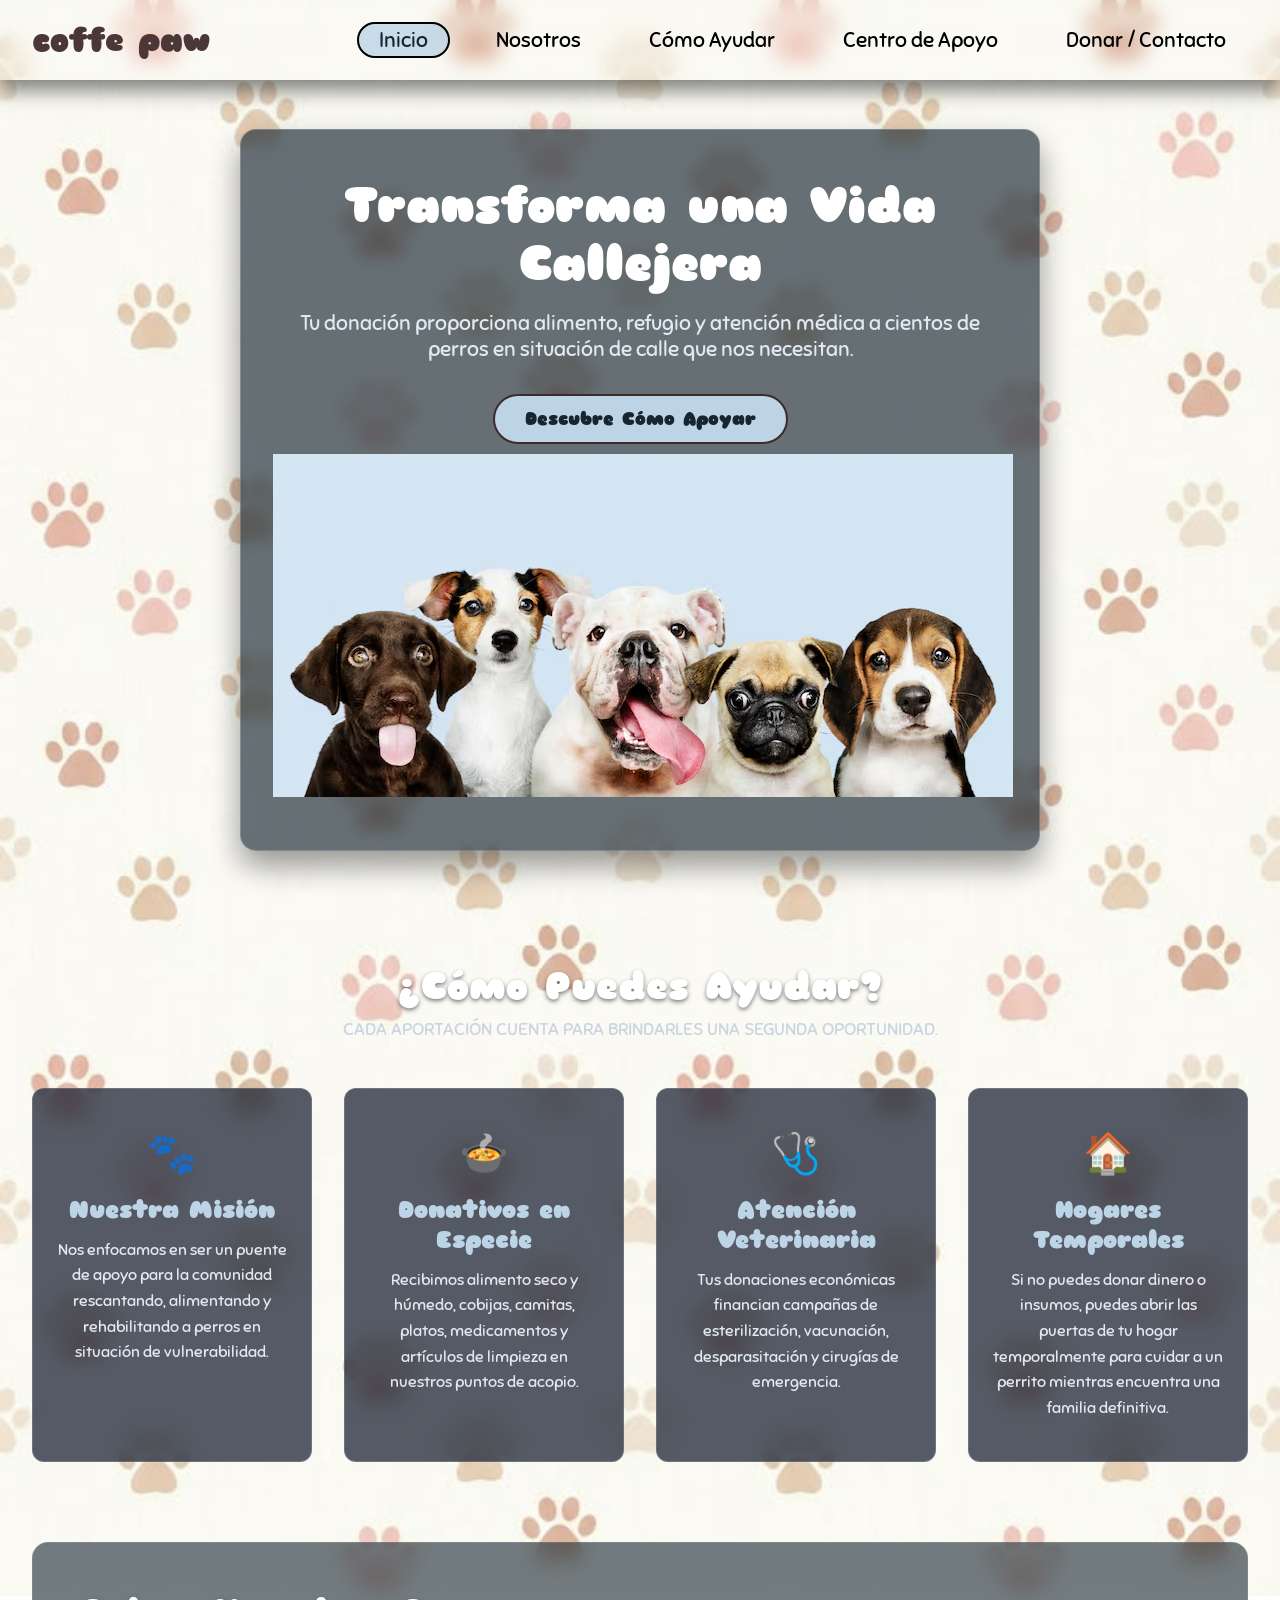
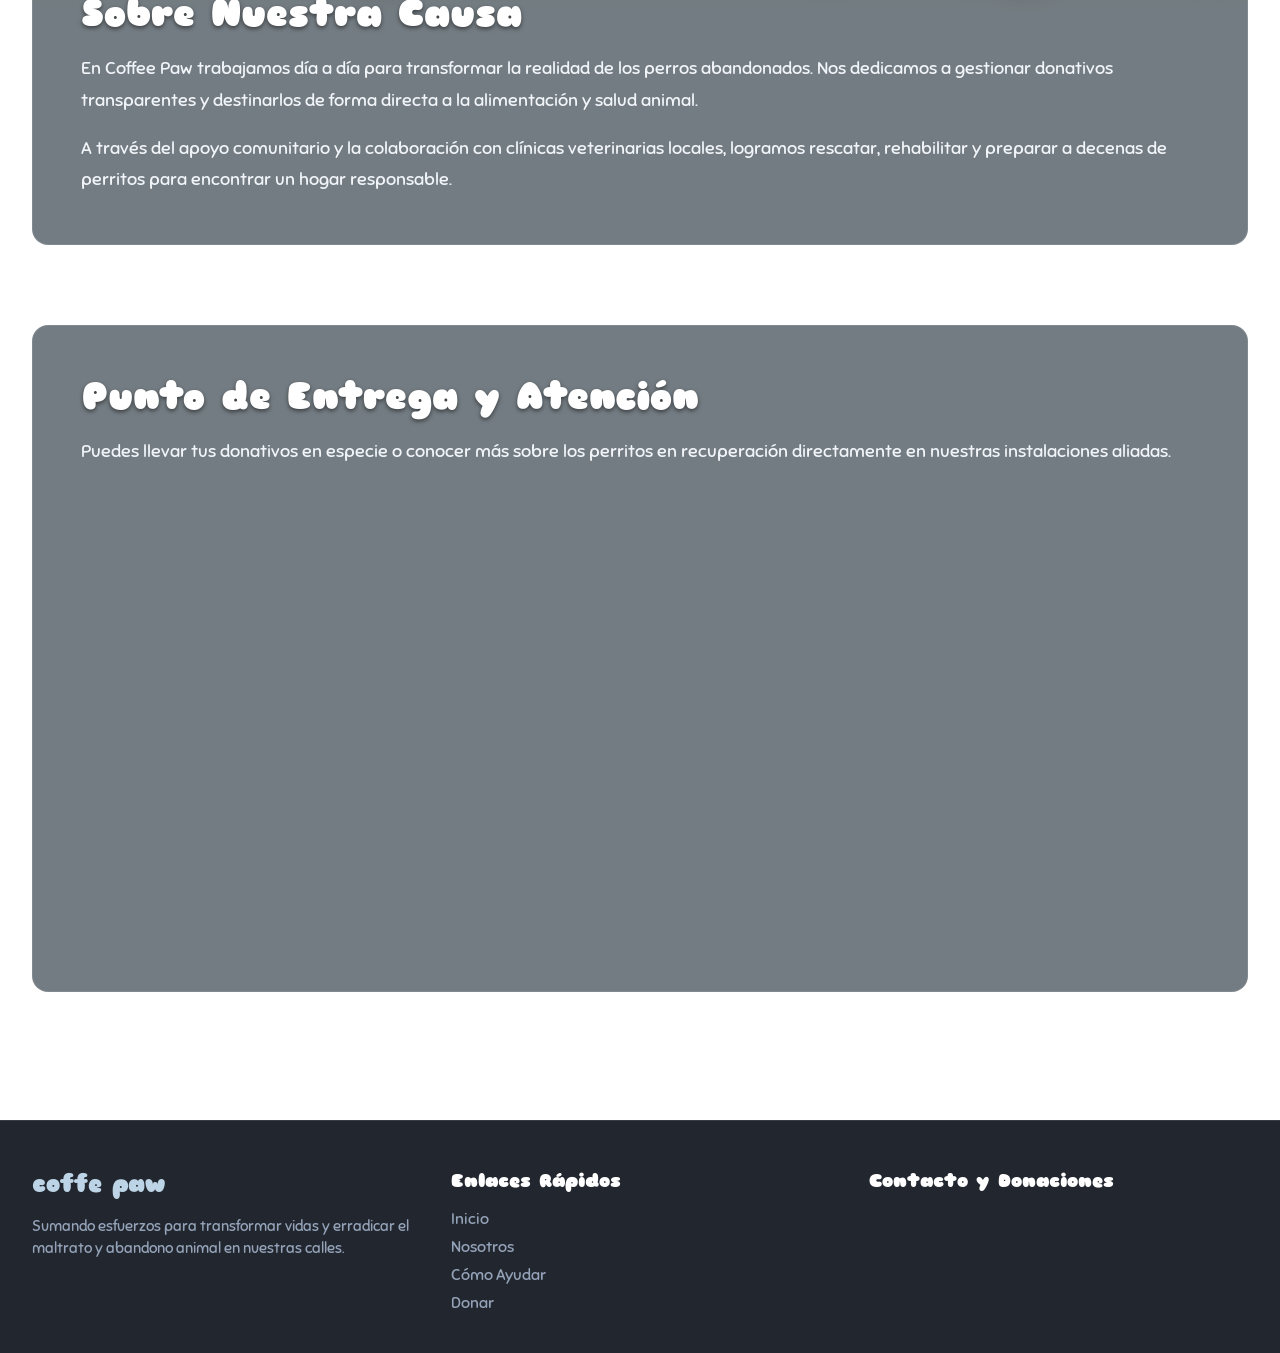
<file: index.html>
<!DOCTYPE html>
<html lang="es">
<head>
    <meta charset="UTF-8">
    <meta name="viewport" content="width=device-width, initial-scale=1.0">
    <title>Coffee Paw - Donativos para Perros en Situación de Calle</title>

    <!-- Enlaces para la nueva tipografía Sniglet -->
    <link rel="preconnect" href="https://fonts.googleapis.com">
    <link rel="preconnect" href="https://fonts.gstatic.com" crossorigin>
    <link href="https://fonts.googleapis.com/css2?family=Sniglet&display=swap" rel="stylesheet">

    <!-- Enlace a la hoja de estilos CSS general -->
    <link rel="stylesheet" href="style.css">
</head>
<body>
    <meta name="viewport" content="width=device-width, initial-scale=1.0">

    <!-- ==========================================
         HEADER / ENCABEZADO
         ========================================== -->
    <header class="site-header">
        
        <!-- BARRA DE NAVEGACIÓN -->
        <nav class="navbar">
            <div class="navbar-container">
                <!-- Logotipo del sitio web -->
                <a href="index.html" class="navbar-logo">coffe paw</a>
                
                <!-- Botón de menú hamburguesa para dispositivos móviles -->
                <button class="navbar-toggle" aria-label="Abrir menú">
                    <span class="bar"></span>
                    <span class="bar"></span>
                    <span class="bar"></span>
                </button>

                <!-- Menú principal con enlaces de navegación -->
                <ul class="navbar-menu">
                    <li> <a href="#" class="active"> Inicio </a> </li>
                    <li> <a href="#about"> Nosotros </a> </li>
                    <li> <a href="#services"> Cómo Ayudar </a> </li>
                    <li> <a href="#blog"> Centro de Apoyo </a> </li>
                   <li> <a href="Donativos.html"> Donar / Contacto </a> </li>
</ul>
            </div>
        </nav>

        <!-- SECCIÓN HERO -->
        <div class="hero-container">
            <div class="hero-content">
                <h1 class="hero-title">Transforma una Vida Callejera</h1>
                <p class="hero-subtitle">Tu donación proporciona alimento, refugio y atención médica a cientos de perros en situación de calle que nos necesitan.</p>
                <a href="#services" class="hero-btn">Descubre Cómo Apoyar</a>
                <div class="imagen_bienvenida">
                    <img src="perros felices.avif" alt="Perros felices rescatados" style="margin-top: 10px;">
                </div>
            </div>
        </div>

    </header>


    <!-- ==========================================
         MAIN / CONTENIDO PRINCIPAL
         ========================================== -->
    <main class="main-content">

        <!-- SECCIÓN DE FORMAS DE APORTE -->
        <section id="services" class="content-section">
            <div class="section-header">
                <h2 class="section-title">¿Cómo Puedes Ayudar?</h2>
                <p class="section-description">CADA APORTACIÓN CUENTA PARA BRINDARLES UNA SEGUNDA OPORTUNIDAD.</p>
            </div>

            <div class="cards-grid">
                <!-- Tarjeta 1 -->
                <article class="card">
                    <div class="card-icon">🐾</div>
                    <h3 class="card-title">Nuestra Misión</h3>
                    <p class="card-text">Nos enfocamos en ser un puente de apoyo para la comunidad rescantando, alimentando y rehabilitando a perros en situación de vulnerabilidad.</p>
                   
                </article>

                <!-- Tarjeta 2 -->
                <article class="card">
                    <div class="card-icon">🍲</div>
                    <h3 class="card-title">Donativos en Especie</h3>
                    <p class="card-text">Recibimos alimento seco y húmedo, cobijas, camitas, platos, medicamentos y artículos de limpieza en nuestros puntos de acopio.</p>
                </article>

                <!-- Tarjeta 3 -->
                <article class="card">
                    <div class="card-icon">🩺</div>
                    <h3 class="card-title">Atención Veterinaria</h3>
                    <p class="card-text">Tus donaciones económicas financian campañas de esterilización, vacunación, desparasitación y cirugías de emergencia.</p>
                </article>

                <!-- Tarjeta 4 -->
                <article class="card">
                    <div class="card-icon">🏠</div>
                    <h3 class="card-title">Hogares Temporales</h3>
                    <p class="card-text">Si no puedes donar dinero o insumos, puedes abrir las puertas de tu hogar temporalmente para cuidar a un perrito mientras encuentra una familia definitiva.</p>
                </article>
            </div>
        </section>

        <!-- SECCIÓN "ACERCA DE" -->
        <section id="about" class="content-section about-section">
            <div class="about-container">
                <div class="about-text">
                    <h2 class="section-title">Sobre Nuestra Causa</h2>
                    <p>En Coffee Paw trabajamos día a día para transformar la realidad de los perros abandonados. Nos dedicamos a gestionar donativos transparentes y destinarlos de forma directa a la alimentación y salud animal.</p>
                    <p>A través del apoyo comunitario y la colaboración con clínicas veterinarias locales, logramos rescatar, rehabilitar y preparar a decenas de perritos para encontrar un hogar responsable.</p>
                </div>
            </div>
        </section>

        <!-- SECCIÓN UBICACIÓN / VETERINARIA -->
        <section id="blog" class="content-section about-section">
            <div class="about-container">
                <div class="about-text">
                    <h2 class="section-title">Punto de Entrega y Atención</h2>
                    <p>Puedes llevar tus donativos en especie o conocer más sobre los perritos en recuperación directamente en nuestras instalaciones aliadas.</p>
                    <div style="text-align: center; margin-top: 20px;">
                        <iframe src="https://www.google.com/maps/embed?pb=!1m18!1m12!1m3!1d14780.100398446568!2d-101.02815941284179!3d22.163116600000002!2m3!1f0!2f0!3f0!3m2!1i1024!2i768!4f13.1!3m3!1m2!1s0x842a9fb09b792913%3A0xb2459b1069e85021!2sVeterinaria%20Dr.%20Villela!5e0!3m2!1ses-419!2smx!4v1791229325912!5m2!1ses-419!2smx" width="600" height="450" style="border:0;" allowfullscreen="" loading="lazy" referrerpolicy="strict-origin-when-cross-origin"></iframe>
                    </div>
                </div>
            </div>
        </section>

    </main>


    <!-- ==========================================
         FOOTER / PIE DE PÁGINA
         ========================================== -->
    <footer id="contact" class="site-footer">
        <div class="footer-container">
            <div class="footer-col">
                <h4 class="footer-brand">coffe paw</h4>
                <p class="footer-desc">Sumando esfuerzos para transformar vidas y erradicar el maltrato y abandono animal en nuestras calles.</p>
            </div>

            <div class="footer-col">
                <h5 class="footer-heading">Enlaces Rápidos</h5>
                <ul class="footer-links">
                    <li><a href="#">Inicio</a></li>
                    <li><a href="#about">Nosotros</a></li>
                    <li><a href="#services">Cómo Ayudar</a></li>
                    <li><a href="#contact">Donar</a></li>
                </ul>
            </div>

            <div class="footer-col">
                <h5 class="footer-heading">Contacto y Donaciones</h5>
                <ul class="footer-links">
                    <li><a href="
</file>
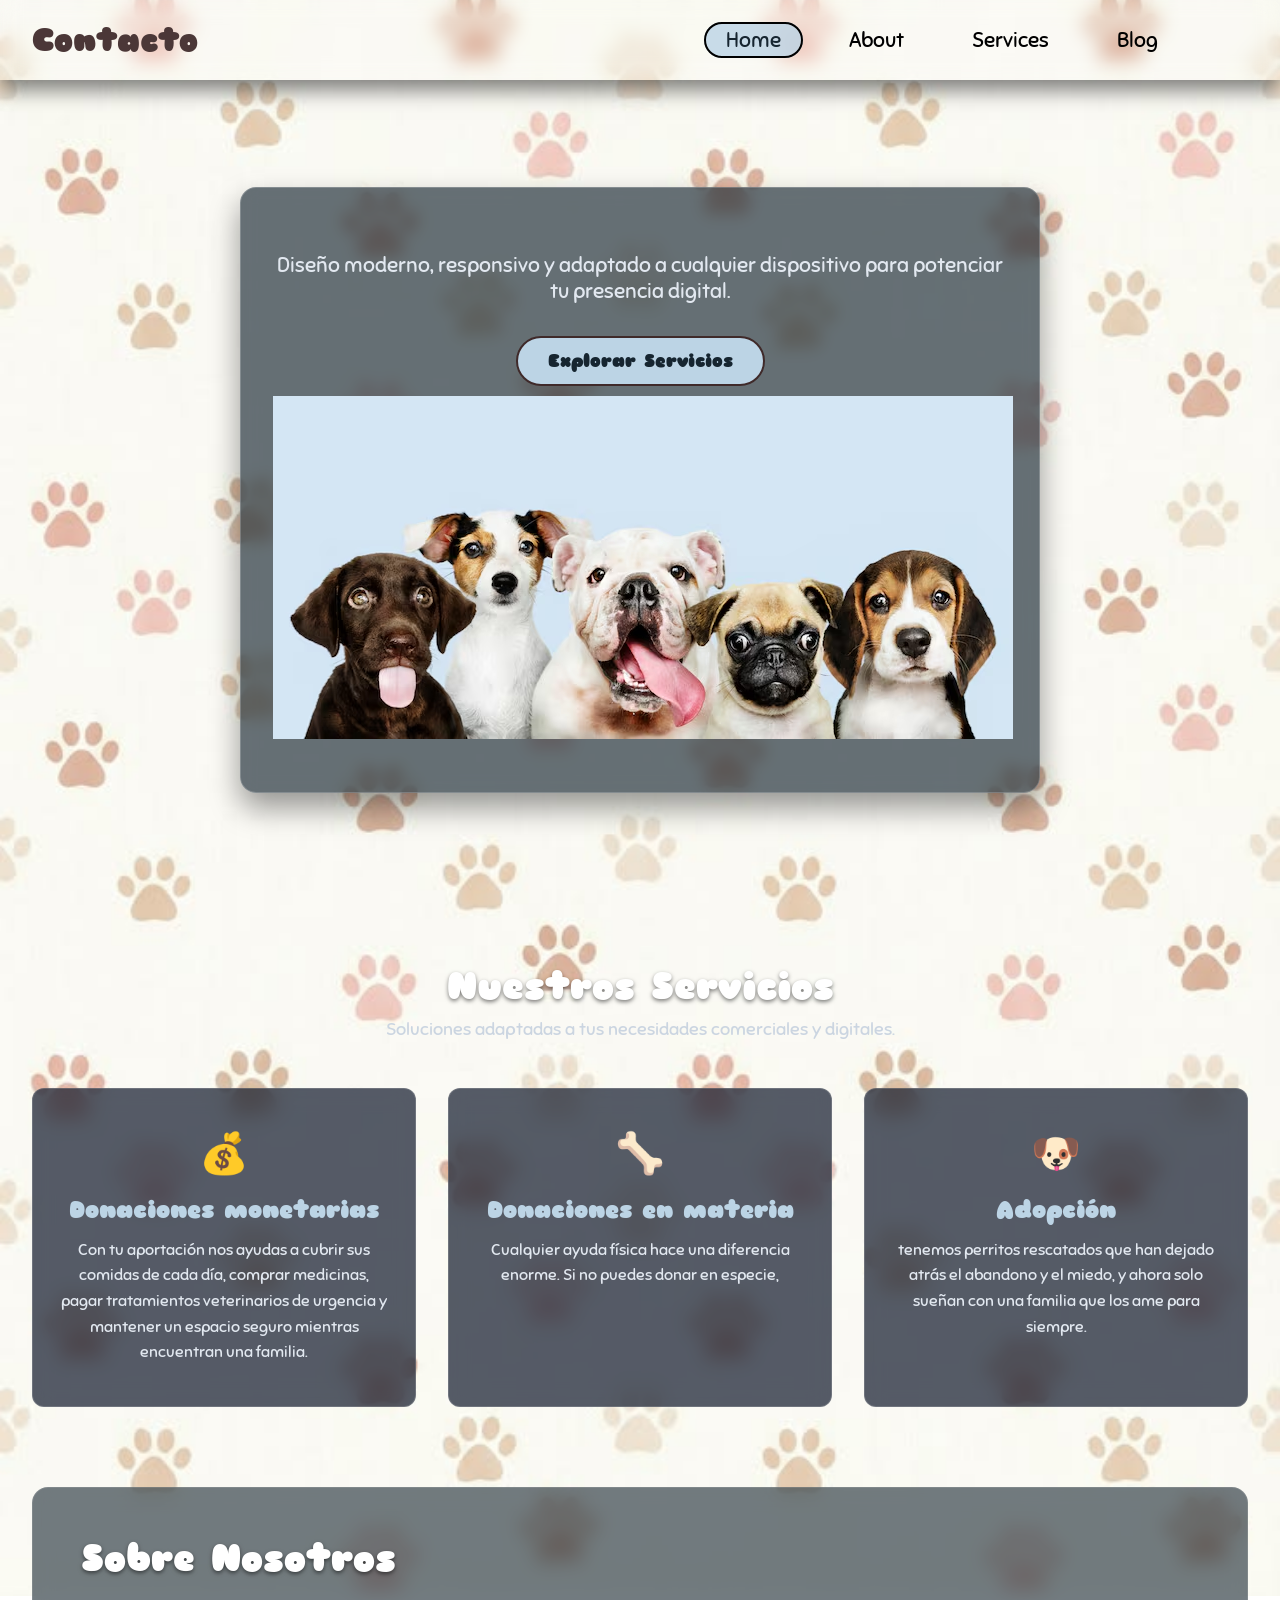
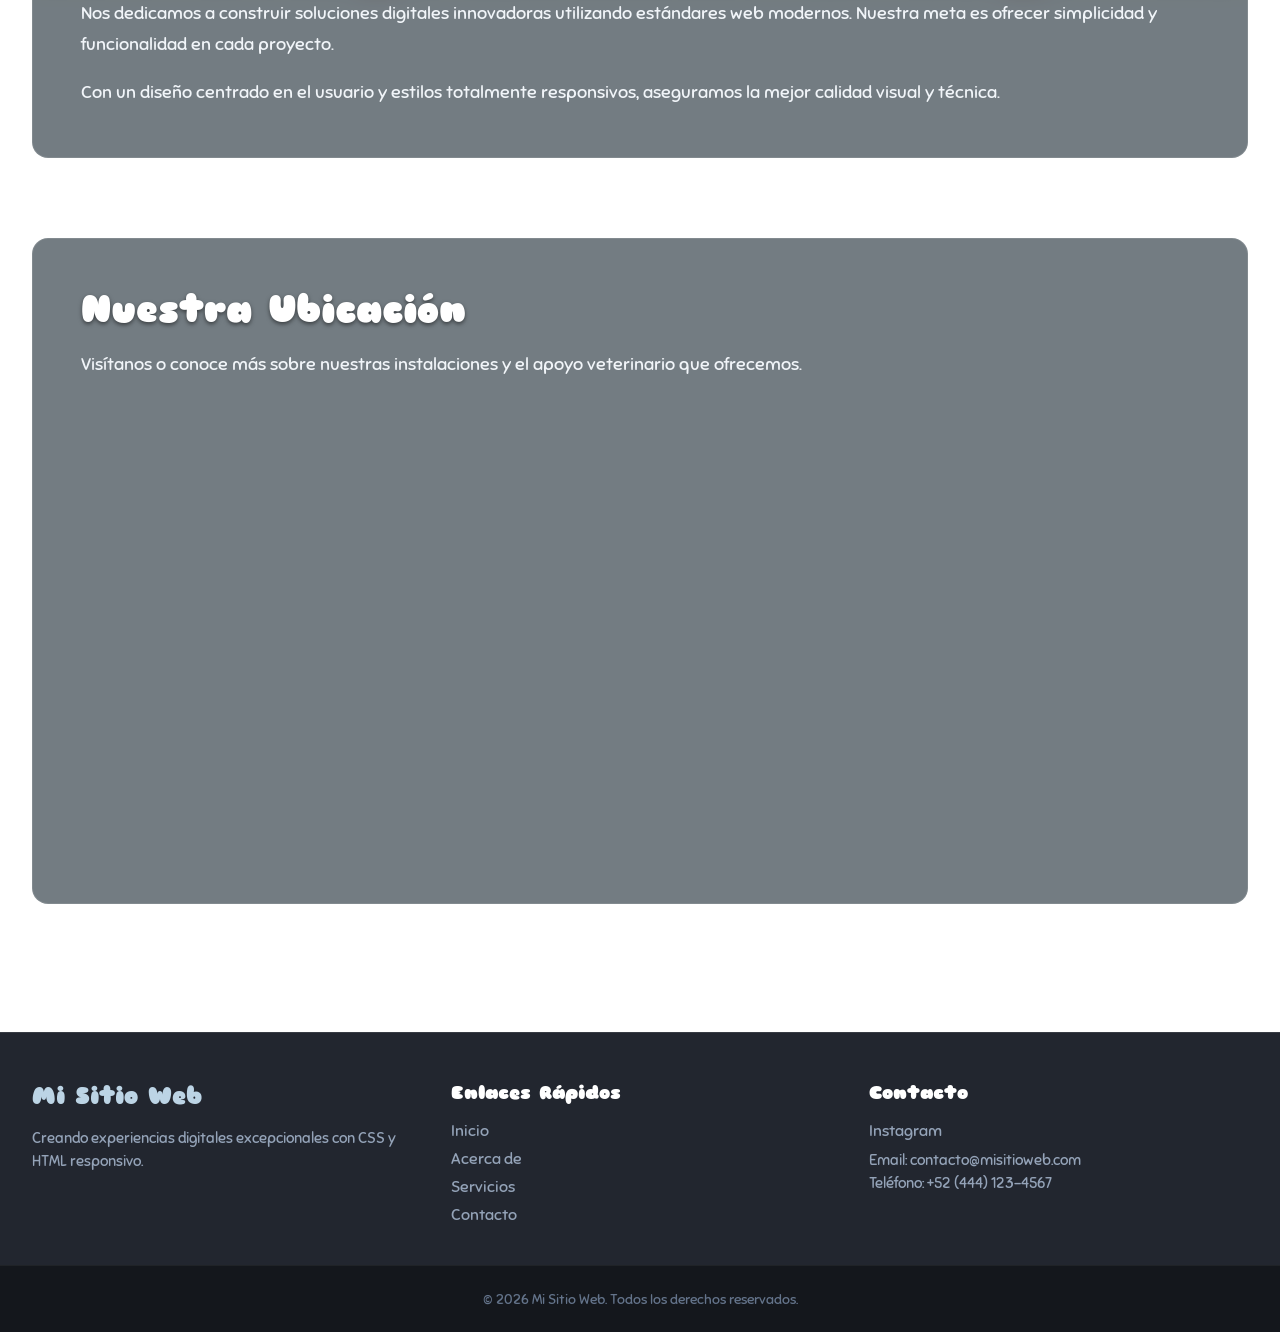
<file: contacto.html>
<!DOCTYPE html>
<html lang="es">
<head>
    <meta charset="UTF-8">
    <meta name="viewport" content="width=device-width, initial-scale=1.0">
    <title>Sitio Web Completo con Navegación Adaptativa</title>

    <!-- Enlaces para la nueva tipografía Sniglet -->
    <link rel="preconnect" href="https://fonts.googleapis.com">
    <link rel="preconnect" href="https://fonts.gstatic.com" crossorigin>
    <link href="https://fonts.googleapis.com/css2?family=Sniglet&display=swap" rel="stylesheet">

    <!-- Enlace a la hoja de estilos CSS general -->
    <link rel="stylesheet" href="style.css">
</head>
<body>
    <meta name="viewport" content="width=device-width, initial-scale=1.0">

    <!-- ==========================================
         HEADER / ENCABEZADO
         ========================================== -->
    <header class="site-header">
        
        <!-- BARRA DE NAVEGACIÓN -->
        <nav class="navbar">
            <div class="navbar-container">
                <!-- Logotipo del sitio web -->
                <a href="index.html" class="navbar-logo">Contacto</a>
                
                <!-- Botón de menú hamburguesa para dispositivos móviles -->
                <button class="navbar-toggle" aria-label="Abrir menú">
                    <span class="bar"></span>
                    <span class="bar"></span>
                    <span class="bar"></span>
                </button>

                <!-- Menú principal con enlaces de navegación -->
                <ul class="navbar-menu">
                    <li> <a href="#" class="active"> Home </a> </li>
                    <li> <a href="#about"> About </a> </li>
                    <li> <a href="#services"> Services </a> </li>
                    <li> <a href="#blog"> Blog </a> </li>
                    <li> <a href="#contact">  </a> </li>
                </ul>
            </div>
        </nav>

        <!-- SECCIÓN HERO -->
        <div class="hero-container">
            <div class="hero-content">
                <h1 class="hero-title"></h1>
                <p class="hero-subtitle">Diseño moderno, responsivo y adaptado a cualquier dispositivo para potenciar tu presencia digital.</p>
                <a href="#services" class="hero-btn">Explorar Servicios</a>
                <div class="imagen_bienvenida">
                    <img src="perros felices.avif" alt="Perros felices" style="margin-top: 10px;">
                </div>
            </div>
        </div>

    </header>


    <!-- ==========================================
         MAIN / CONTENIDO PRINCIPAL
         ========================================== -->
    <main class="main-content">

        <!-- SECCIÓN DE SERVICIOS -->
        <section id="services" class="content-section">
            <div class="section-header">
                <h2 class="section-title">Nuestros Servicios</h2>
                <p class="section-description">Soluciones adaptadas a tus necesidades comerciales y digitales.</p>
            </div>

            <div class="cards-grid">
                <!-- Tarjeta 1 -->
                <article class="card">
                    <div class="card-icon">💰</div>
                    <h3 class="card-title">Donaciones monetarias</h3>
                    <p class="card-text">Con tu aportación nos ayudas a cubrir sus comidas de cada día, comprar medicinas, pagar tratamientos veterinarios de urgencia y mantener un espacio seguro mientras encuentran una familia.</p>
                    <div class="imagen_perro_triste">
                    
                    </div> 
                </article>

                <!-- Tarjeta 2 -->
                <article class="card">
                    <div class="card-icon">🦴</div>
                    <h3 class="card-title">Donaciones en materia</h3>
                    <p class="card-text">Cualquier ayuda física hace una diferencia enorme. Si no puedes donar en especie,</p>
                </article>

                <!-- Tarjeta 3 -->
                <article class="card">
                    <div class="card-icon">🐶</div>
                    <h3 class="card-title">Adopción</h3>
                    <p class="card-text">tenemos perritos rescatados que han dejado atrás el abandono y el miedo, y ahora solo sueñan con una familia que los ame para siempre.</p>
                </article>
            </div>
        </section>

        <!-- SECCIÓN "ACERCA DE" -->
        <section id="about" class="content-section about-section">
            <div class="about-container">
                <div class="about-text">
                    <h2 class="section-title">Sobre Nosotros</h2>
                    <p>Nos dedicamos a construir soluciones digitales innovadoras utilizando estándares web modernos. Nuestra meta es ofrecer simplicidad y funcionalidad en cada proyecto.</p>
                    <p>Con un diseño centrado en el usuario y estilos totalmente responsivos, aseguramos la mejor calidad visual y técnica.</p>
                </div>
            </div>
        </section>

        <!-- SECCIÓN BLOG / UBICACIÓN -->
        <section id="blog" class="content-section about-section">
            <div class="about-container">
                <div class="about-text">
                    <h2 class="section-title">Nuestra Ubicación</h2>
                    <p>Visítanos o conoce más sobre nuestras instalaciones y el apoyo veterinario que ofrecemos.</p>
                    <div style="text-align: center; margin-top: 20px;">
                        <iframe src="https://www.google.com/maps/embed?pb=!1m18!1m12!1m3!1d14780.100398446568!2d-101.02815941284179!3d22.163116600000002!2m3!1f0!2f0!3f0!3m2!1i1024!2i768!4f13.1!3m3!1m2!1s0x842a9fb09b792913%3A0xb2459b1069e85021!2sVeterinaria%20Dr.%20Villela!5e0!3m2!1ses-419!2smx!4v1791229325912!5m2!1ses-419!2smx" width="600" height="450" style="border:0;" allowfullscreen="" loading="lazy" referrerpolicy="strict-origin-when-cross-origin"></iframe>
                    </div>
                </div>
            </div>
        </section>

    </main>


    <!-- ==========================================
         FOOTER / PIE DE PÁGINA
         ========================================== -->
    <footer id="contact" class="site-footer">
        <div class="footer-container">
            <div class="footer-col">
                <h4 class="footer-brand">Mi Sitio Web</h4>
                <p class="footer-desc">Creando experiencias digitales excepcionales con CSS y HTML responsivo.</p>
            </div>

            <div class="footer-col">
                <h5 class="footer-heading">Enlaces Rápidos</h5>
                <ul class="footer-links">
                    <li><a href="#">Inicio</a></li>
                    <li><a href="#about">Acerca de</a></li>
                    <li><a href="#services">Servicios</a></li>
                    <li><a href="contacto.html">Contacto</a></li>
                </ul>
            </div>

            <div class="footer-col">
                <h5 class="footer-heading">Contacto</h5>
                <ul class="footer-links">
                    <li><a href="https://www.instagram.com/popular/dr-villela-veterinario/" target="_blank">Instagram</a></li>
                </ul>
                <p>Email: contacto@misitioweb.com</p>
                <p>Teléfono: +52 (444) 123-4567</p>
            </div>
        </div>

        <div class="footer-bottom">
            <p>&copy; 2026 Mi Sitio Web. Todos los derechos reservados.</p>
        </div>
    </footer>

    <!-- Script de control del menú móvil -->
    <script src="script.js"></script>
</body>
</html>
</file>
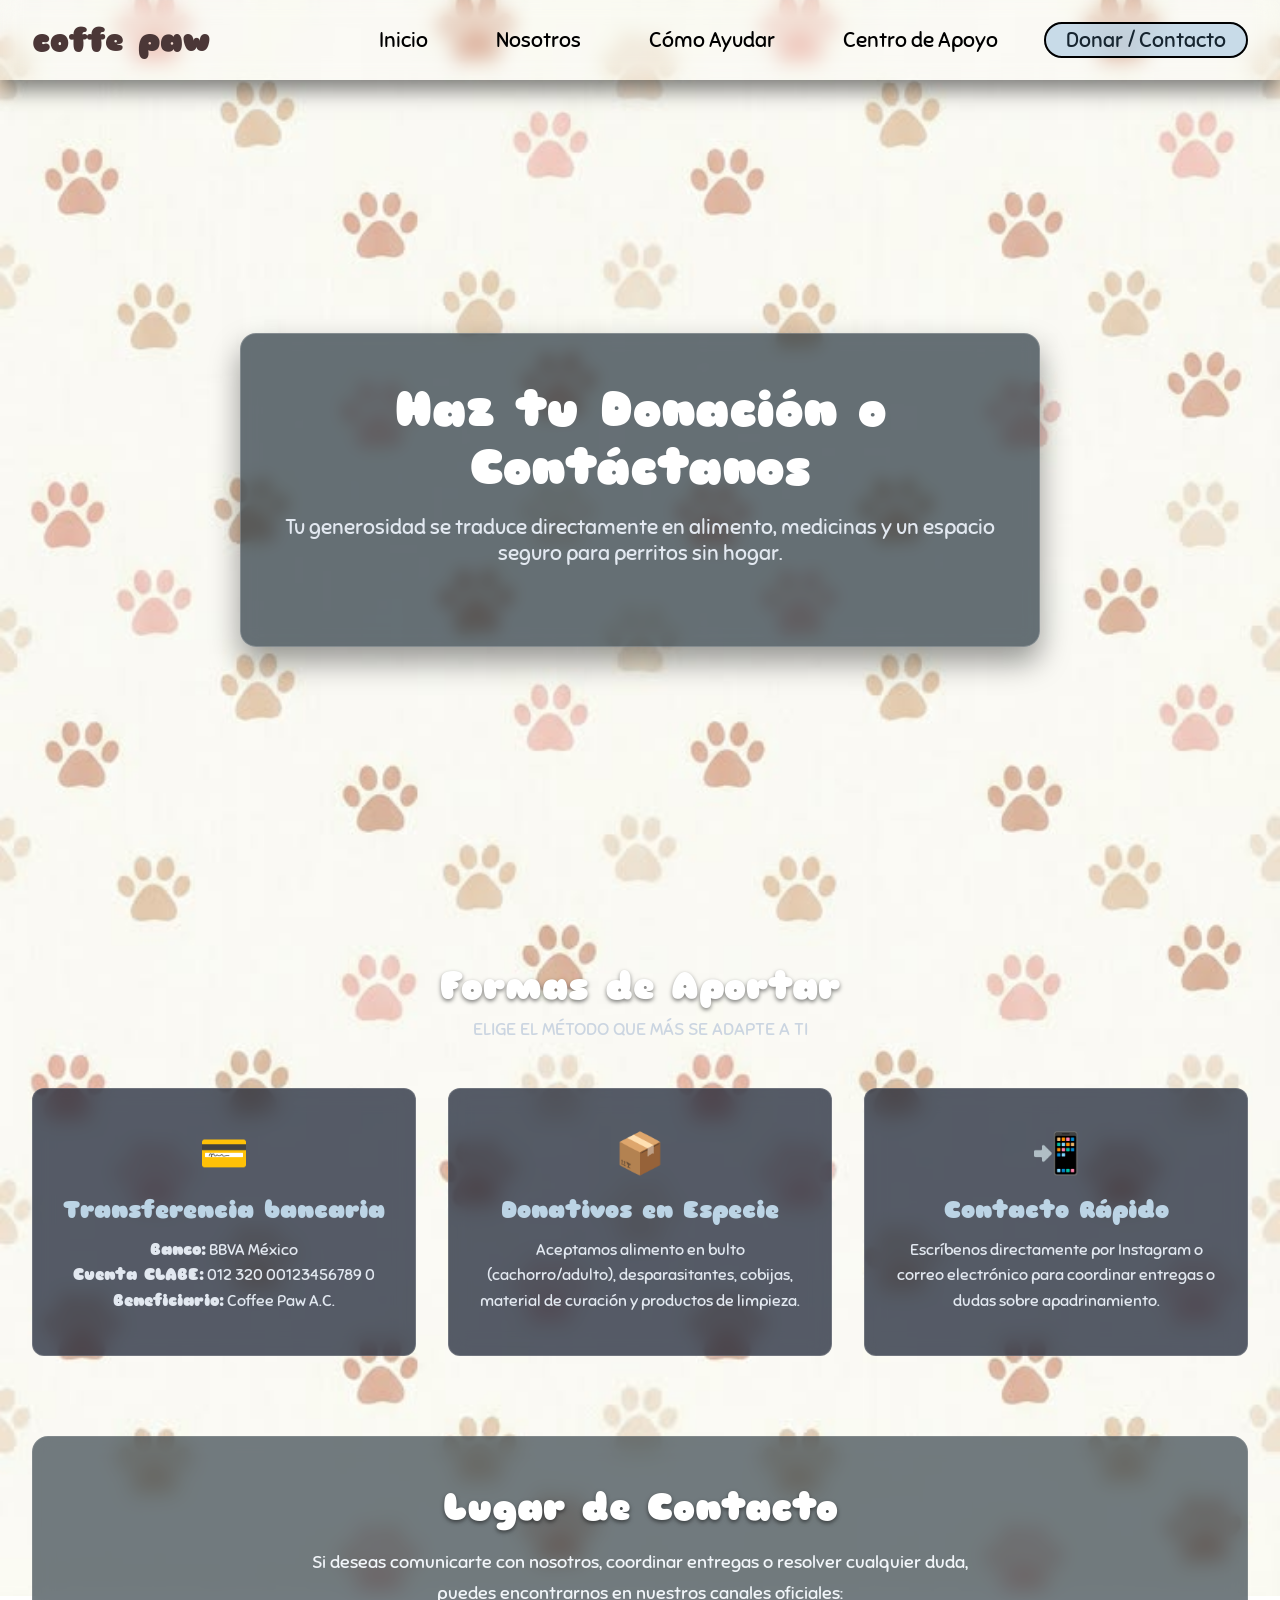
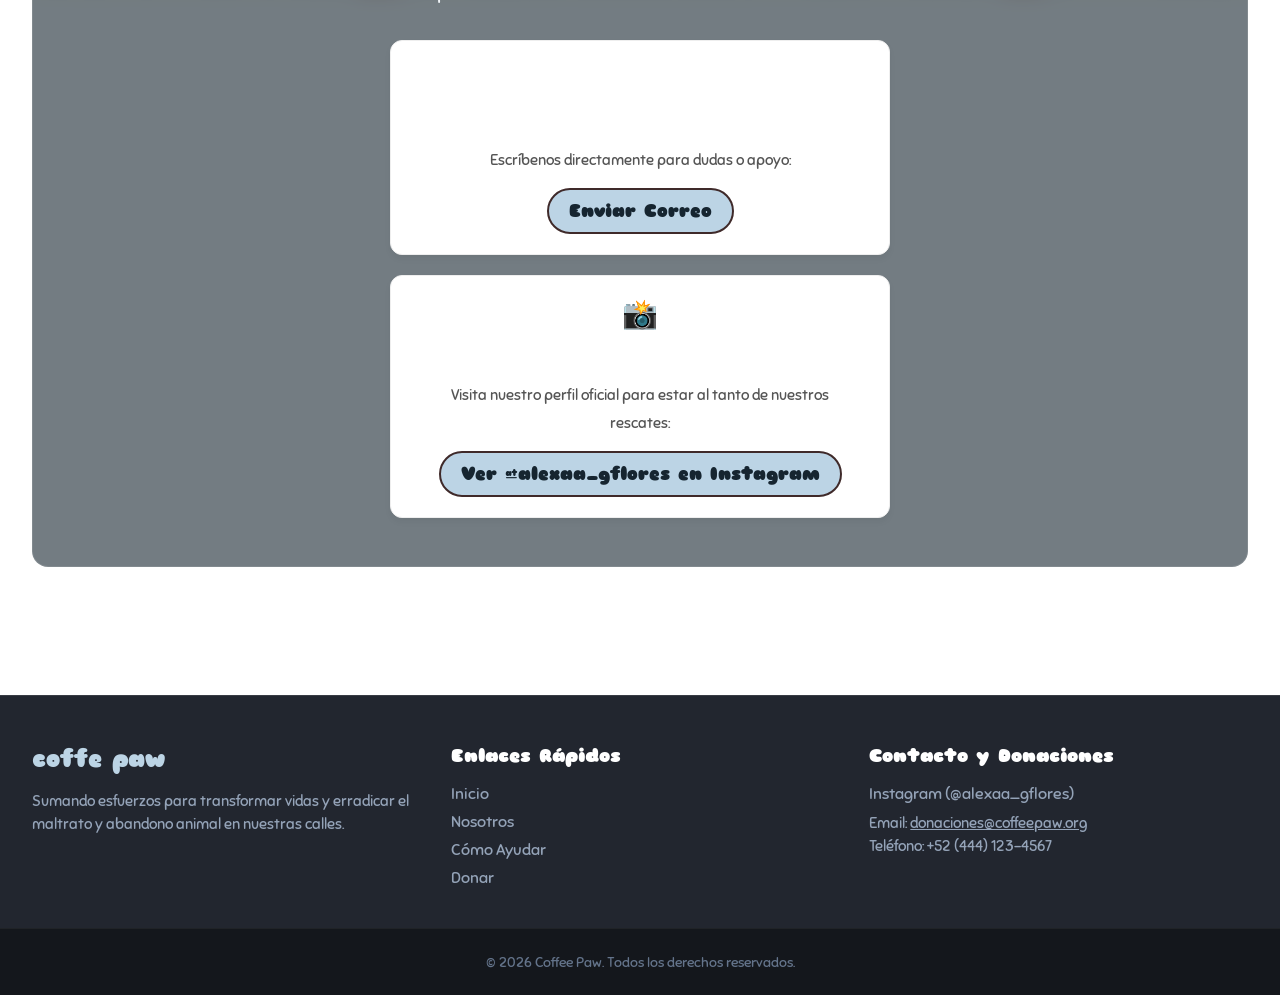
<file: Donativos.html>
<!DOCTYPE html>
<html lang="es">
<head>
    <meta charset="UTF-8">
    <meta name="viewport" content="width=device-width, initial-scale=1.0">
    <title>Donar y Contacto - Coffee Paw</title>

    <!-- Enlaces para la tipografía Sniglet -->
    <link rel="preconnect" href="https://fonts.googleapis.com">
    <link rel="preconnect" href="https://fonts.gstatic.com" crossorigin>
    <link href="https://fonts.googleapis.com/css2?family=Sniglet&display=swap" rel="stylesheet">

    <!-- Enlace a la hoja de estilos CSS general -->
    <link rel="stylesheet" href="style.css">
</head>
<body>

    <!-- ==========================================
         HEADER / ENCABEZADO
         ========================================== -->
    <header class="site-header">
        
        <!-- BARRA DE NAVEGACIÓN -->
        <nav class="navbar">
            <div class="navbar-container">
                <!-- Logotipo del sitio web -->
                <a href="index.html" class="navbar-logo">coffe paw</a>
                
                <!-- Botón de menú hamburguesa para dispositivos móviles -->
                <button class="navbar-toggle" aria-label="Abrir menú">
                    <span class="bar"></span>
                    <span class="bar"></span>
                    <span class="bar"></span>
                </button>

                <!-- Menú principal con enlaces de navegación -->
                <ul class="navbar-menu">
                    <li> <a href="index.html"> Inicio </a> </li>
                    <li> <a href="index.html#about"> Nosotros </a> </li>
                    <li> <a href="index.html#services"> Cómo Ayudar </a> </li>
                    <li> <a href="index.html#blog"> Centro de Apoyo </a> </li>
                    <li> <a href="contacto.html" class="active"> Donar / Contacto </a> </li>
                </ul>
            </div>
        </nav>

        <!-- SECCIÓN HERO SECUNDARIA -->
        <div class="hero-container" style="padding: 40px 20px;">
            <div class="hero-content">
                <h1 class="hero-title">Haz tu Donación o Contáctanos</h1>
                <p class="hero-subtitle">Tu generosidad se traduce directamente en alimento, medicinas y un espacio seguro para perritos sin hogar.</p>
            </div>
        </div>

    </header>


    <!-- ==========================================
         MAIN / CONTENIDO PRINCIPAL
         ========================================== -->
    <main class="main-content">

        <!-- SECCIÓN DE OPCIONES DE DONACIÓN -->
        <section class="content-section">
            <div class="section-header">
                <h2 class="section-title">Formas de Aportar</h2>
                <p class="section-description">ELIGE EL MÉTODO QUE MÁS SE ADAPTE A TI</p>
            </div>

            <div class="cards-grid">
                <!-- Tarjeta Datos Bancarios -->
                <article class="card">
                    <div class="card-icon">💳</div>
                    <h3 class="card-title">Transferencia bancaria</h3>
                    <p class="card-text"><strong>Banco:</strong> BBVA México</p>
                    <p class="card-text"><strong>Cuenta CLABE:</strong> 012 320 00123456789 0</p>
                    <p class="card-text"><strong>Beneficiario:</strong> Coffee Paw A.C.</p>
                </article>

                <!-- Tarjeta Materiales e Insumos -->
                <article class="card">
                    <div class="card-icon">📦</div>
                    <h3 class="card-title">Donativos en Especie</h3>
                    <p class="card-text">Aceptamos alimento en bulto (cachorro/adulto), desparasitantes, cobijas, material de curación y productos de limpieza.</p>
                </article>

                <!-- Tarjeta Redes / Contacto Directo -->
                <article class="card">
                    <div class="card-icon">📲</div>
                    <h3 class="card-title">Contacto Rápido</h3>
                    <p class="card-text">Escríbenos directamente por Instagram o correo electrónico para coordinar entregas o dudas sobre apadrinamiento.</p>
                </article>
            </div>
        </section>

        <!-- SECCIÓN DE CONTACTO (REEMPLAZO DEL FORMULARIO) -->
        <section id="contacto-directo" class="content-section about-section">
            <div class="about-container">
                <div class="about-text" style="width: 100%; max-width: 700px; margin: 0 auto; text-align: center;">
                    <h2 class="section-title">Lugar de Contacto</h2>
                    <p style="margin-bottom: 30px;">Si deseas comunicarte con nosotros, coordinar entregas o resolver cualquier duda, puedes encontrarnos en nuestros canales oficiales:</p>

                    <div style="display: flex; flex-direction: column; gap: 20px; align-items: center;">
                        <!-- Opción 1: Correo Electrónico -->
                        <div style="background: #ffffff; padding: 20px 30px; border-radius: 12px; width: 100%; max-width: 500px; box-shadow: 0 4px 6px rgba(0,0,0,0.05); border: 1px solid #eee;">
                            <span style="font-size: 1.8rem;">✉️</span>
                            <h3 style="margin: 10px 0 5px 0;">Correo Electrónico</h3>
                            <p style="margin-bottom: 15px; font-size: 0.95rem; color: #555;">Escríbenos directamente para dudas o apoyo:</p>
                            <a href="mailto:donaciones@coffeepaw.org" class="hero-btn" style="text-decoration: none; display: inline-block; padding: 10px 20px;">
                                Enviar Correo
                            </a>
                        </div>

                        <!-- Opción 2: Instagram Directo -->
                        <div style="background: #ffffff; padding: 20px 30px; border-radius: 12px; width: 100%; max-width: 500px; box-shadow: 0 4px 6px rgba(0,0,0,0.05); border: 1px solid #eee;">
                            <span style="font-size: 1.8rem;">📸</span>
                            <h3 style="margin: 10px 0 5px 0;">Síguenos en Instagram</h3>
                            <p style="margin-bottom: 15px; font-size: 0.95rem; color: #555;">Visita nuestro perfil oficial para estar al tanto de nuestros rescates:</p>
                            <a href="https://www.instagram.com/alexaa_gflores/" target="_blank" rel="noopener noreferrer" class="hero-btn" style="text-decoration: none; display: inline-block; padding: 10px 20px;">
                                Ver @alexaa_gflores en Instagram
                            </a>
                        </div>
                    </div>
                </div>
            </div>
        </section>

    </main>


    <!-- ==========================================
         FOOTER / PIE DE PÁGINA
         ========================================== -->
    <footer id="contact" class="site-footer">
        <div class="footer-container">
            <div class="footer-col">
                <h4 class="footer-brand">coffe paw</h4>
                <p class="footer-desc">Sumando esfuerzos para transformar vidas y erradicar el maltrato y abandono animal en nuestras calles.</p>
            </div>

            <div class="footer-col">
                <h5 class="footer-heading">Enlaces Rápidos</h5>
                <ul class="footer-links">
                    <li><a href="index.html">Inicio</a></li>
                    <li><a href="index.html#about">Nosotros</a></li>
                    <li><a href="index.html#services">Cómo Ayudar</a></li>
                    <li><a href="contacto.html">Donar</a></li>
                </ul>
            </div>

            <div class="footer-col">
                <h5 class="footer-heading">Contacto y Donaciones</h5>
                <ul class="footer-links">
                    <li><a href="https://www.instagram.com/alexaa_gflores/" target="_blank" rel="noopener noreferrer">Instagram (@alexaa_gflores)</a></li>
                </ul>
                <p>Email: <a href="mailto:donaciones@coffeepaw.org" style="color: inherit; text-decoration: underline;">donaciones@coffeepaw.org</a></p>
                <p>Teléfono: +52 (444) 123-4567</p>
            </div>
        </div>

        <div class="footer-bottom">
            <p>&copy; 2026 Coffee Paw. Todos los derechos reservados.</p>
        </div>
    </footer>

    <!-- Script de control del menú móvil -->
    <script src="script.js"></script>
</body>
</html>
</file>
<file: style.css>
/* ==========================================================================
CONFIGURACIÓN GLOBAL Y TIPOGRAFÍA SNIGLET
========================================================================== */
* {
  margin: 0;
  padding: 0;
  box-sizing: border-box;
}

body {
  font-family: "Sniglet", system-ui;
  font-weight: 400;
  font-style: normal;
  min-height: 100vh;
  background: url("paw.jpg") no-repeat center center/cover fixed;
  color: #ffffff;
}

/* ==========================================================================
BARRA DE NAVEGACIÓN
========================================================================== */
.navbar {
  display: flex;
  align-items: center;
  justify-content: center;
  height: 80px;
  width: 100%;
  position: sticky;
  top: 0;
  background: transparent;
  box-shadow: 0 10px 20px rgba(0, 0, 0, 0.5);
  backdrop-filter: blur(10px);
  z-index: 999;
}

.navbar-container {
  display: flex;
  align-items: center;
  justify-content: space-between;
  width: 100%;
  padding: 0 2rem;
  max-width: 1600px;
}

.navbar-logo {
  font-size: 2rem;
  font-weight: 600;
  color: #4b3737;
  text-decoration: none;
  cursor: pointer;
}

.navbar-container .navbar-menu {
  display: flex;
  text-align: center;
  gap: 1.5rem;
  list-style: none;
}

.navbar-container .navbar-menu li a {
  text-decoration: none;
  color: #000000;
  font-size: 1.3rem;
  font-weight: 500;
  padding: 3px 20px;
  border-radius: 20px;
  border: 2px solid transparent;
  white-space: nowrap;
  transition: all 0.3s ease;
}

.navbar-container .navbar-menu li a:hover,
.navbar-container .navbar-menu li a.active {
  color: #162530;
  background: rgba(188, 212, 229, 0.8);
  border: 2px solid #000000;
}

.navbar-toggle {
  display: none;
  background: transparent;
  padding: 10px;
  border: none;
  cursor: pointer;
}

.bar {
  display: block;
  width: 25px;
  height: 3px;
  margin: 5px auto;
  background: #000000;
  transition: all 0.3s ease-in-out;
}

/* ==========================================================================
SECCIÓN HEADER / HERO
========================================================================== */
.hero-container {
  display: flex;
  align-items: center;
  justify-content: center;
  min-height: calc(100vh - 80px);
  padding: 2rem;
  text-align: center;
}

.hero-content {
  max-width: 800px;
  padding: 3rem 2rem;
  background: rgba(22, 37, 48, 0.65);
  backdrop-filter: blur(8px);
  border-radius: 16px;
  border: 1px solid rgba(255, 255, 255, 0.2);
  box-shadow: 0 15px 30px rgba(0, 0, 0, 0.4);
}

.hero-title {
  font-size: 3rem;
  font-weight: 700;
  margin-bottom: 1rem;
  line-height: 1.2;
}

.hero-subtitle {
  font-size: 1.3rem;
  font-weight: 300;
  margin-bottom: 2rem;
  color: #e2e8f0;
}

.hero-btn {
  display: inline-block;
  padding: 12px 30px;
  background: #bcd4e5;
  color: #162530;
  font-size: 1.1rem;
  font-weight: 600;
  text-decoration: none;
  border-radius: 30px;
  border: 2px solid #3f2a2a;
  transition: all 0.3s ease;
}

.hero-btn:hover {
  background: #fff;
  color: #0f172a;
  transform: translateY(-3px);
  box-shadow: 0 10px 20px rgba(0, 0, 0, 0.3);
}

/* ==========================================================================
SECCIÓN MAIN / CONTENIDO PRINCIPAL
========================================================================== */
.main-content {
  max-width: 1400px;
  margin: 0 auto;
  padding: 4rem 2rem;
  display: flex;
  flex-direction: column;
  gap: 5rem;
}

.content-section {
  width: 100%;
}

.section-header {
  text-align: center;
  margin-bottom: 3rem;
}

.section-title {
  font-size: 2.3rem;
  font-weight: 600;
  margin-bottom: 0.5rem;
  text-shadow: 0 2px 4px rgba(0,0,0,0.5);
}

.section-description {
  font-size: 1.1rem;
  color: #cbd5e1;
}

.cards-grid {
  display: grid;
  grid-template-columns: repeat(auto-fit, minmax(280px, 1fr));
  gap: 2rem;
}

.card {
  background: rgba(15, 23, 42, 0.7);
  backdrop-filter: blur(10px);
  border: 1px solid rgba(255, 255, 255, 0.15);
  padding: 2.5rem 1.5rem;
  border-radius: 12px;
  text-align: center;
  transition: transform 0.3s ease, box-shadow 0.3s ease;
}

.card:hover {
  transform: translateY(-8px);
  box-shadow: 0 12px 25px rgba(0, 0, 0, 0.5);
  border-color: rgba(188, 212, 229, 0.5);
}

.card-icon {
  font-size: 2.5rem;
  margin-bottom: 1rem;
}

.card-title {
  font-size: 1.5rem;
  margin-bottom: 0.8rem;
  color: #bcd4e5;
}

.card-text {
  font-size: 1rem;
  color: #e2e8f0;
  line-height: 1.6;
}

.about-section {
  background: rgba(22, 37, 48, 0.6);
  backdrop-filter: blur(10px);
  padding: 3rem;
  border-radius: 16px;
  border: 1px solid rgba(255, 255, 255, 0.1);
}

.about-text p {
  font-size: 1.1rem;
  line-height: 1.8;
  margin-top: 1rem;
  color: #f1f5f9;
}

.imagen_perro_triste img {
  margin-top: 100px;
  width: 300px;
}

/* ==========================================================================
SECCIÓN FOOTER / PIE DE PÁGINA
========================================================================== */
.site-footer {
  background: rgba(10, 15, 25, 0.9);
  backdrop-filter: blur(12px);
  border-top: 1px solid rgba(255, 255, 255, 0.1);
  padding-top: 3rem;
  margin-top: 4rem;
}

.footer-container {
  max-width: 1400px;
  margin: 0 auto;
  padding: 0 2rem 2rem 2rem;
  display: grid;
  grid-template-columns: repeat(auto-fit, minmax(220px, 1fr));
  gap: 2.5rem;
}

.footer-col .footer-brand {
  font-size: 1.5rem;
  font-weight: 600;
  margin-bottom: 1rem;
  color: #bcd4e5;
}

.footer-col .footer-desc,
.footer-col p {
  font-size: 0.95rem;
  color: #94a3b8;
  line-height: 1.5;
}

.footer-heading {
  font-size: 1.2rem;
  margin-bottom: 1rem;
  color: #fff;
}

.footer-links {
  list-style: none;
}

.footer-links li {
  margin-bottom: 0.5rem;
}

.footer-links a {
  color: #94a3b8;
  text-decoration: none;
  transition: color 0.2s ease;
}

.footer-links a:hover {
  color: #bcd4e5;
}

.footer-bottom {
  text-align: center;
  padding: 1.5rem;
  background: rgba(0, 0, 0, 0.4);
  font-size: 0.9rem;
  color: #64748b;
  border-top: 1px solid rgba(255, 255, 255, 0.05);
}

/* ==========================================================================
REGLAS RESPONSIVAS (MEDIA QUERIES)
========================================================================== */
@media (max-width: 880px) {
  .navbar {
    backdrop-filter: none;
  }

  .navbar-container .navbar-menu {
    display: none;
    flex-direction: column;
    align-items: flex-start;
    gap: 1.7rem !important;
    position: absolute;
    height: 100vh;
    width: 250px;
    top: 0;
    right: 0;
    padding: 5rem 1.5rem;
    box-shadow: 0 10px 10px rgba(0, 0, 0, 0.5);
    backdrop-filter: blur(10px);
  }

  .navbar-container .navbar-menu.active {
    display: flex;
  }

  .navbar-toggle {
    display: block;
    z-index: 999;
  }

  .navbar-toggle.active .bar:nth-child(2) {
    opacity: 0;
  }

  .navbar-toggle.active .bar:nth-child(1) {
    transform: translateY(8px) rotate(45deg);
  }

  .navbar-toggle.active .bar:nth-child(3) {
    transform: translateY(-8px) rotate(-45deg);
  }

  .hero-title {
    font-size: 2.3rem;
  }

  .hero-subtitle {
    font-size: 1.1rem;
  }

  .main-content {
    padding: 3rem 1.5rem;
    gap: 3.5rem;
  }

  .cards-grid {
    grid-template-columns: repeat(2, 1fr);
  }

  .about-section {
    padding: 2rem;
  }
}

@media (max-width: 480px) {
  .navbar-container {
    padding: 0 1rem;
  }

  .navbar-logo {
    font-size: 1.7rem;
  }

  .navbar-container .navbar-menu li a {
    font-size: 1.2rem;
    padding: 3px 15px;
  }

  .hero-container {
    padding: 1rem;
  }

  .hero-content {
    padding: 2rem 1rem;
  }

  .hero-title {
    font-size: 1.8rem;
  }

  .hero-subtitle {
    font-size: 1rem;
  }

  .hero-btn {
    width: 100%;
    text-align: center;
  }

  .cards-grid {
    grid-template-columns: 1fr;
  }

  .section-title {
    font-size: 1.8rem;
  }

  .footer-container {
    grid-template-columns: 1fr;
    gap: 2rem;
    padding: 0 1.5rem 2rem 1.5rem;
  }
}

@media (max-width: 880px) {
 
  .navbar-container .navbar-menu {
    display: none; 
    
  }
  
 
  .cards-grid {
    grid-template-columns: repeat(2, 1fr);
  }
}

@media (max-width: 480px) {
 
  .cards-grid {
    grid-template-columns: 1fr;
  }
}
</file>
